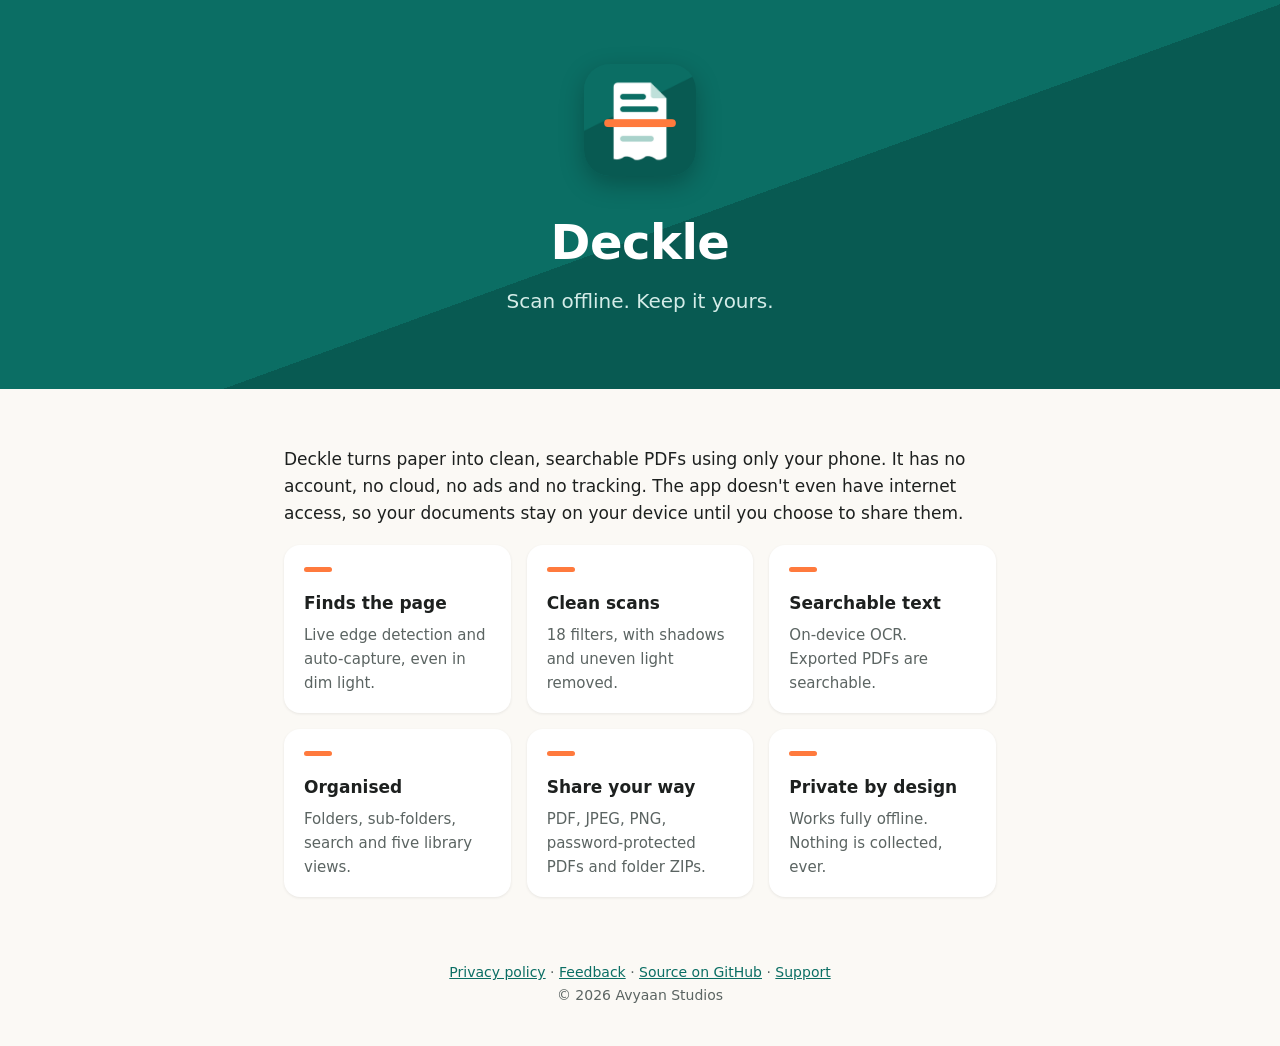
<file: index.html>
<!DOCTYPE html>
<html lang="en">
<head>
  <meta charset="utf-8">
  <meta name="viewport" content="width=device-width, initial-scale=1">
  <title>Deckle: Offline PDF Scanner</title>
  <meta name="description" content="Scan documents to clean, searchable PDFs. 100% offline. No account, no ads, no tracking.">
  <link rel="icon" href="icon.png">
  <link rel="stylesheet" href="style.css">
</head>
<body>
  <header class="hero">
    <img src="icon.png" alt="Deckle icon">
    <h1>Deckle</h1>
    <p>Scan offline. Keep it yours.</p>
  </header>
  <main>
    <p>Deckle turns paper into clean, searchable PDFs using only your phone. It has no account, no cloud, no ads and no tracking. The app doesn't even have internet access, so your documents stay on your device until you choose to share them.</p>
    <div class="features">
      <div class="card"><span class="bar"></span><h3>Finds the page</h3><p>Live edge detection and auto-capture, even in dim light.</p></div>
      <div class="card"><span class="bar"></span><h3>Clean scans</h3><p>18 filters, with shadows and uneven light removed.</p></div>
      <div class="card"><span class="bar"></span><h3>Searchable text</h3><p>On-device OCR. Exported PDFs are searchable.</p></div>
      <div class="card"><span class="bar"></span><h3>Organised</h3><p>Folders, sub-folders, search and five library views.</p></div>
      <div class="card"><span class="bar"></span><h3>Share your way</h3><p>PDF, JPEG, PNG, password-protected PDFs and folder ZIPs.</p></div>
      <div class="card"><span class="bar"></span><h3>Private by design</h3><p>Works fully offline. Nothing is collected, ever.</p></div>
    </div>
  </main>
  <footer>
    <a href="privacy/">Privacy policy</a> · <a href="feedback/">Feedback</a> · <a href="https://github.com/jaisharma06/Deckle">Source on GitHub</a> · <a href="https://github.com/jaisharma06/Deckle/issues">Support</a><br>
    © 2026 Avyaan Studios
  </footer>
</body>
</html>
</file>
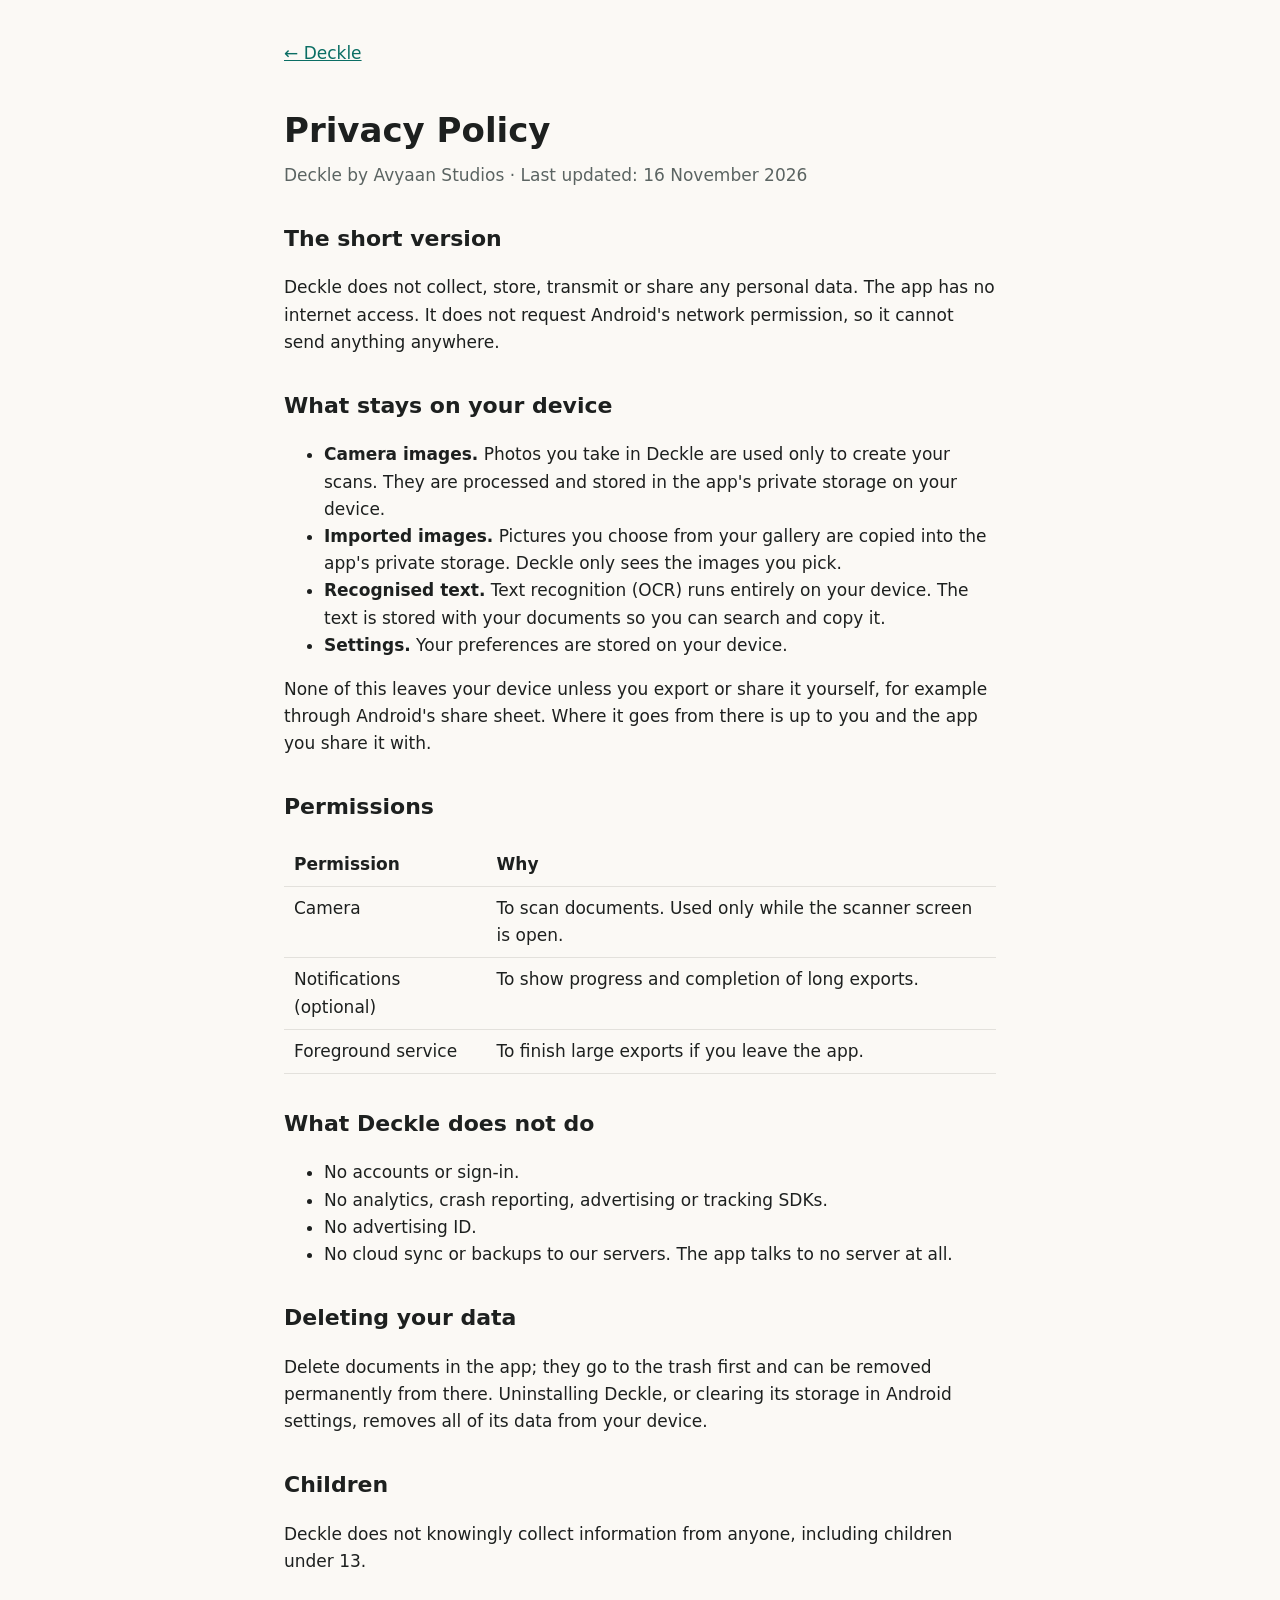
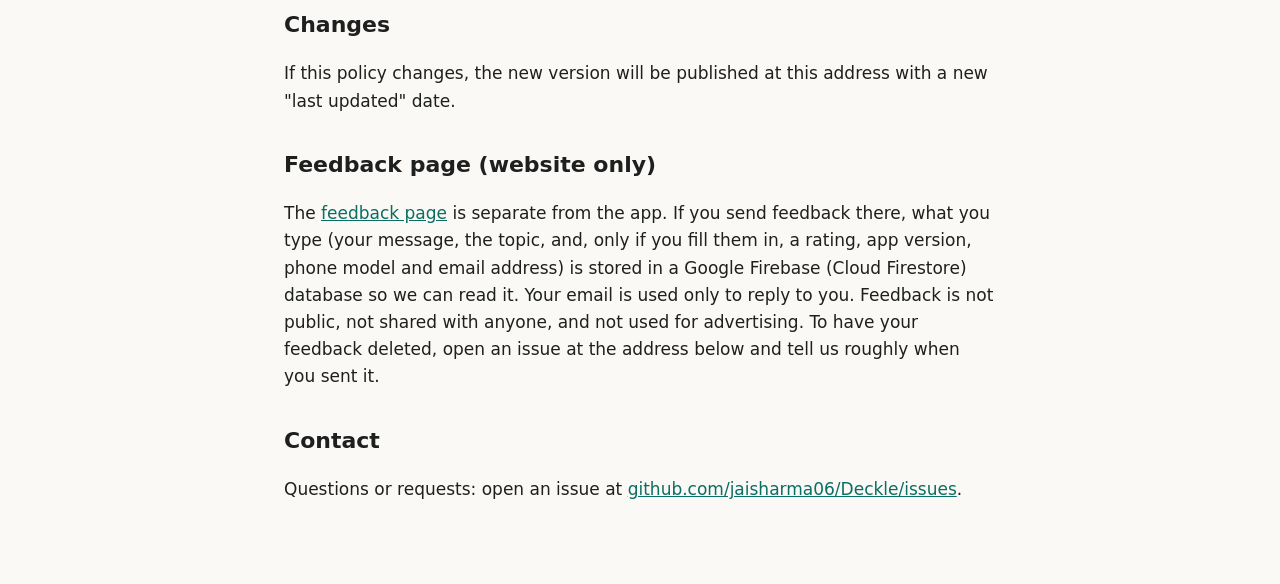
<file: privacy/index.html>
<!DOCTYPE html>
<html lang="en">
<head>
  <meta charset="utf-8">
  <meta name="viewport" content="width=device-width, initial-scale=1">
  <title>Privacy Policy: Deckle</title>
  <link rel="icon" href="../icon.png">
  <link rel="stylesheet" href="../style.css">
</head>
<body>
  <main>
    <a class="back" href="../">← Deckle</a>
    <article>
      <h1>Privacy Policy</h1>
      <p class="updated">Deckle by Avyaan Studios · Last updated: 16 November 2026</p>

      <h2>The short version</h2>
      <p>Deckle does not collect, store, transmit or share any personal data. The app has no internet access. It does not request Android's network permission, so it cannot send anything anywhere.</p>

      <h2>What stays on your device</h2>
      <ul>
        <li><strong>Camera images.</strong> Photos you take in Deckle are used only to create your scans. They are processed and stored in the app's private storage on your device.</li>
        <li><strong>Imported images.</strong> Pictures you choose from your gallery are copied into the app's private storage. Deckle only sees the images you pick.</li>
        <li><strong>Recognised text.</strong> Text recognition (OCR) runs entirely on your device. The text is stored with your documents so you can search and copy it.</li>
        <li><strong>Settings.</strong> Your preferences are stored on your device.</li>
      </ul>
      <p>None of this leaves your device unless you export or share it yourself, for example through Android's share sheet. Where it goes from there is up to you and the app you share it with.</p>

      <h2>Permissions</h2>
      <table>
        <tr><th>Permission</th><th>Why</th></tr>
        <tr><td>Camera</td><td>To scan documents. Used only while the scanner screen is open.</td></tr>
        <tr><td>Notifications (optional)</td><td>To show progress and completion of long exports.</td></tr>
        <tr><td>Foreground service</td><td>To finish large exports if you leave the app.</td></tr>
      </table>

      <h2>What Deckle does not do</h2>
      <ul>
        <li>No accounts or sign-in.</li>
        <li>No analytics, crash reporting, advertising or tracking SDKs.</li>
        <li>No advertising ID.</li>
        <li>No cloud sync or backups to our servers. The app talks to no server at all.</li>
      </ul>

      <h2>Deleting your data</h2>
      <p>Delete documents in the app; they go to the trash first and can be removed permanently from there. Uninstalling Deckle, or clearing its storage in Android settings, removes all of its data from your device.</p>

      <h2>Children</h2>
      <p>Deckle does not knowingly collect information from anyone, including children under 13.</p>

      <h2>Changes</h2>
      <p>If this policy changes, the new version will be published at this address with a new "last updated" date.</p>

      <h2>Feedback page (website only)</h2>
      <p>The <a href="../feedback/">feedback page</a> is separate from the app. If you send feedback there, what you type (your message, the topic, and, only if you fill them in, a rating, app version, phone model and email address) is stored in a Google Firebase (Cloud Firestore) database so we can read it. Your email is used only to reply to you. Feedback is not public, not shared with anyone, and not used for advertising. To have your feedback deleted, open an issue at the address below and tell us roughly when you sent it.</p>

      <h2>Contact</h2>
      <p>Questions or requests: open an issue at <a href="https://github.com/jaisharma06/Deckle/issues">github.com/jaisharma06/Deckle/issues</a>.</p>
    </article>
  </main>
</body>
</html>
</file>
<file: style.css>
:root {
  --teal: #0b6e64;
  --teal-deep: #085a52;
  --ember: #ff7a3d;
  --paper: #fbf9f5;
  --ink: #1d201f;
  --muted: #5b6462;
}
* { box-sizing: border-box; }
body {
  margin: 0;
  font: 17px/1.6 system-ui, -apple-system, "Segoe UI", Roboto, sans-serif;
  color: var(--ink);
  background: var(--paper);
}
a { color: var(--teal); }
.hero {
  background: linear-gradient(160deg, var(--teal) 55%, var(--teal-deep) 55%);
  color: #fff;
  padding: 64px 24px 72px;
  text-align: center;
}
.hero img { width: 112px; height: 112px; border-radius: 26px; box-shadow: 0 8px 24px rgba(0,0,0,.25); }
.hero h1 { font-size: 48px; margin: 20px 0 4px; letter-spacing: -.5px; }
.hero p { font-size: 20px; margin: 0; color: #d4ece8; }
main { max-width: 760px; margin: 0 auto; padding: 40px 24px 64px; }
.features { display: grid; grid-template-columns: repeat(auto-fit, minmax(210px, 1fr)); gap: 16px; }
.card { background: #fff; border-radius: 16px; padding: 18px 20px; box-shadow: 0 1px 3px rgba(0,0,0,.08); }
.card h3 { margin: 0 0 6px; font-size: 17px; }
.card p { margin: 0; color: var(--muted); font-size: 15px; }
.bar { display: inline-block; width: 28px; height: 5px; border-radius: 3px; background: var(--ember); margin-bottom: 10px; }
footer { text-align: center; color: var(--muted); font-size: 14px; padding: 0 24px 40px; }
article h1 { font-size: 34px; margin-bottom: 0; }
article .updated { color: var(--muted); margin-top: 4px; }
article h2 { margin-top: 32px; font-size: 22px; }
table { border-collapse: collapse; width: 100%; }
th, td { text-align: left; padding: 8px 10px; border-bottom: 1px solid #e3e1dc; vertical-align: top; }
.back { display: inline-block; margin-bottom: 8px; }
</file>
